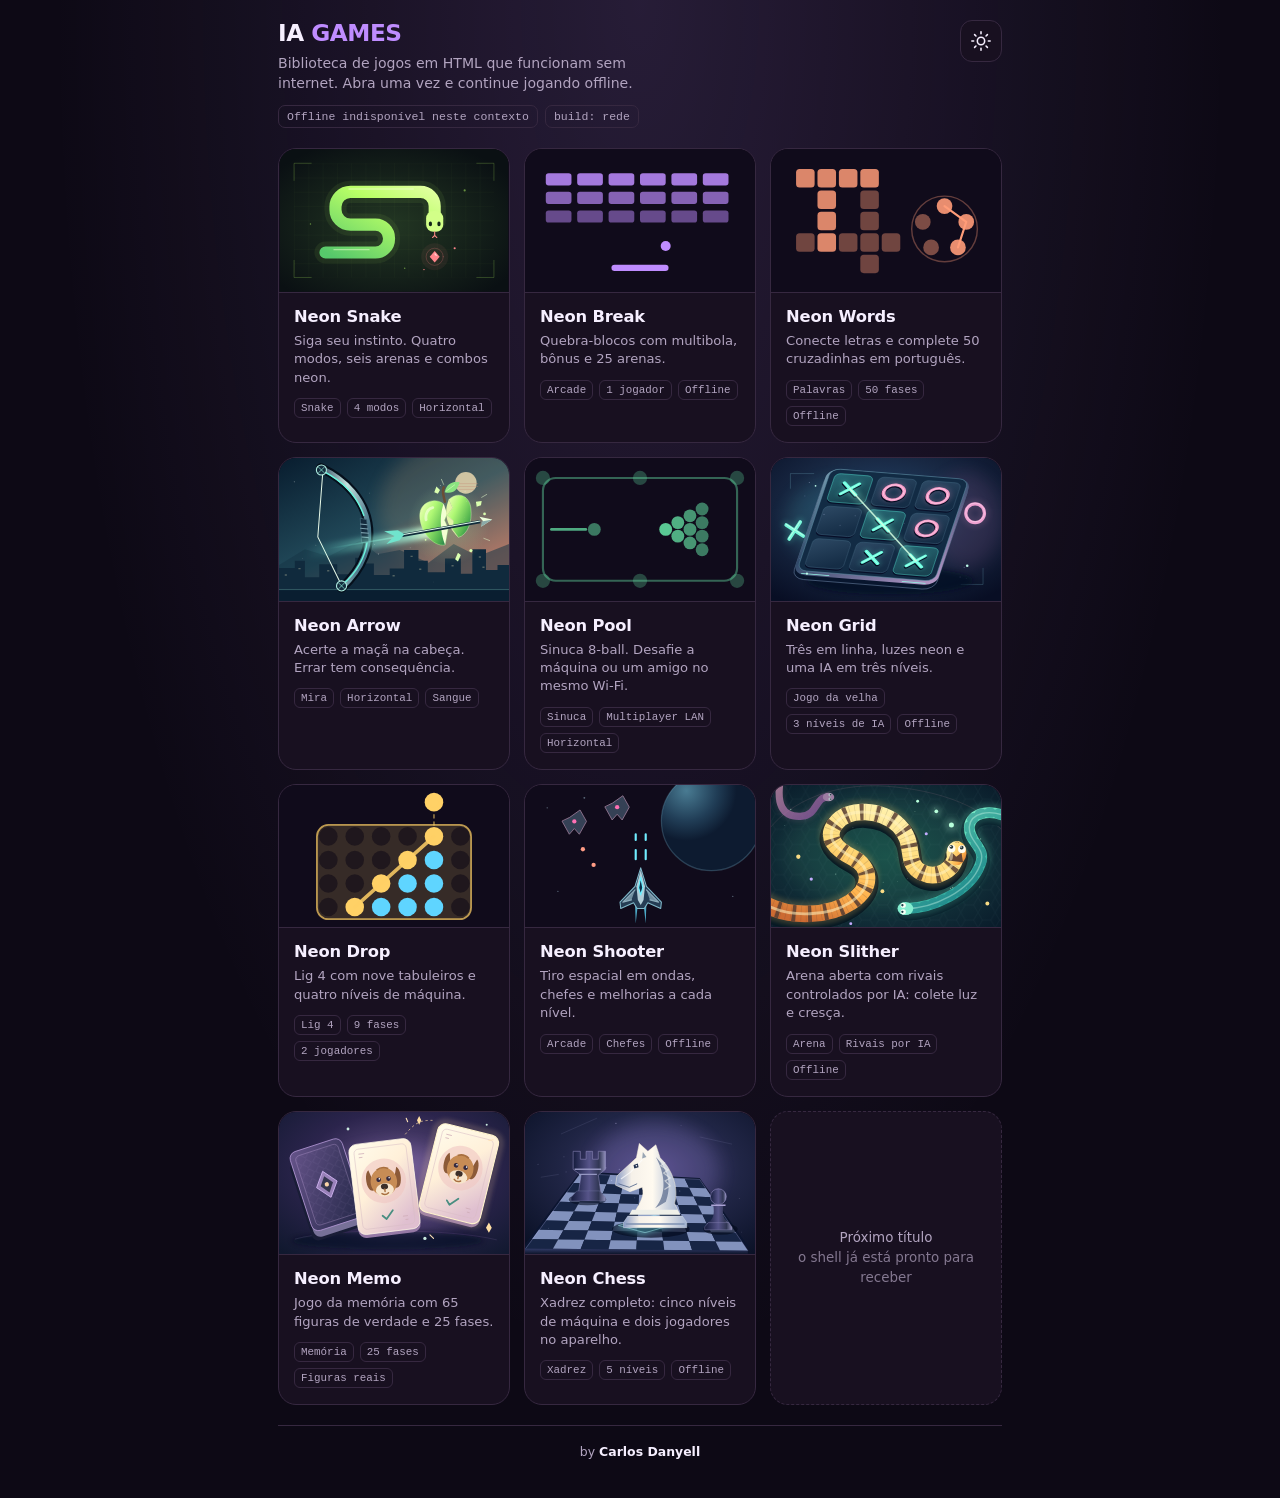
<file: index.html>
<!doctype html>
<html lang="pt-BR">
<head>
<meta charset="utf-8">
<meta name="viewport" content="width=device-width, initial-scale=1, viewport-fit=cover">
<meta name="theme-color" content="#0d0915">
<meta name="description" content="Biblioteca de jogos offline em HTML. Leves, sem instalação e feitos para o celular.">
<title>IA Games · Biblioteca offline</title>
<link rel="manifest" href="./manifest.webmanifest">
<link rel="icon" type="image/svg+xml" href="./assets/icon.svg">
<link rel="apple-touch-icon" href="./assets/icon.svg">
<link rel="stylesheet" href="./core/shell.css">
<style>
  body{min-height:100dvh}
  .library{width:min(100%,760px);margin:0 auto;padding:calc(20px + env(safe-area-inset-top)) 18px calc(28px + env(safe-area-inset-bottom));
    display:flex;flex-direction:column;gap:20px}
  .lib-head{display:flex;justify-content:space-between;align-items:flex-start;gap:12px}
  .lib-head h1{font-size:1.45rem;font-weight:850;letter-spacing:-.02em;margin:0;line-height:1.1}
  .lib-head h1 span{color:var(--accent)}
  .lib-head p{margin:7px 0 0;color:var(--muted);font-size:.88rem;line-height:1.45;max-width:44ch}
  .badge-row{display:flex;gap:7px;flex-wrap:wrap;margin-top:12px}
  .badge{font:500 .72rem ui-monospace,monospace;border:1px solid var(--line);border-radius:7px;padding:4px 8px;color:var(--muted)}
  .badge[data-on="1"]{border-color:var(--accent);color:var(--accent)}
  button.badge{background:none;cursor:pointer;font-family:ui-monospace,monospace}
  button.badge:active{border-color:var(--accent);color:var(--accent)}
  .grid{display:grid;grid-template-columns:repeat(auto-fill,minmax(230px,1fr));gap:14px}
  .card{display:flex;flex-direction:column;border:1px solid var(--line);border-radius:18px;background:var(--surface);
    overflow:hidden;transition:transform .12s,border-color .12s}
  .card:active{transform:scale(.985)}
  .card:hover{border-color:var(--accent)}
  .card[aria-disabled="true"]{opacity:.55;pointer-events:none}
  .cover{aspect-ratio:16/10;background:var(--arena);border-bottom:1px solid var(--line);position:relative;overflow:hidden}
  .cover svg{width:100%;height:100%;stroke:none}
  .cover img{display:block;width:100%;height:100%;object-fit:cover}
  .card-body{padding:14px 15px 16px}
  .card-body h2{margin:0;font-size:1.02rem;font-weight:750;letter-spacing:-.01em}
  .card-body p{margin:6px 0 0;font-size:.82rem;line-height:1.4;color:var(--muted)}
  .tags{display:flex;gap:6px;flex-wrap:wrap;margin-top:11px}
  .tag{font:500 .68rem ui-monospace,monospace;border:1px solid var(--line);border-radius:6px;padding:3px 6px;color:var(--muted)}
  .soon{border-style:dashed;display:grid;place-items:center;min-height:190px;color:var(--muted);
    text-align:center;padding:22px;font-size:.84rem;line-height:1.5}
  .lib-foot{color:var(--muted);font-size:.78rem;line-height:1.55;border-top:1px solid var(--line);
    padding-top:16px;text-align:center}
  .lib-foot strong{color:var(--text);font-weight:650}
</style>
</head>
<body>
<main class="library">
  <header class="lib-head">
    <div>
      <h1>IA <span>GAMES</span></h1>
      <p>Biblioteca de jogos em HTML que funcionam sem internet. Abra uma vez e continue jogando offline.</p>
      <div class="badge-row">
        <span class="badge" id="offlineBadge">Verificando cache…</span>
        <span class="badge" id="installBadge" hidden>Instalável na tela inicial</span>
        <button class="badge" id="buildBadge" type="button" title="Toque para buscar a versão mais nova">build …</button>
      </div>
    </div>
    <button class="icon-button" id="themeButton" aria-label="Alternar tema" title="Alternar tema">
      <svg viewBox="0 0 24 24" id="themeIcon"></svg>
    </button>
  </header>

  <section class="grid" id="grid" aria-label="Jogos disponíveis"></section>

  <footer class="lib-foot">
    by <strong>Carlos Danyell</strong>
  </footer>
</main>

<script type="module">
  import { GAMES } from './core/registry.js';
  import { createStore } from './core/storage.js';
  import { createTheme } from './core/theme.js';

  const store = createStore('app');
  const SUN = '<circle cx="12" cy="12" r="4"/><path d="M12 2v2m0 16v2M2 12h2m16 0h2M5 5l1.5 1.5m11 11L19 19M5 19l1.5-1.5m11-11L19 5"/>';
  const MOON = '<path d="M20 15a9 9 0 0 1-11-11 9 9 0 1 0 11 11z"/>';
  const icon = document.getElementById('themeIcon');
  const theme = createTheme(store, { onChange: (t, mode) => { icon.innerHTML = mode === 'dark' ? SUN : MOON; } });
  document.getElementById('themeButton').addEventListener('click', () => theme.toggleMode());

  const covers = {
    snake: `<svg viewBox="0 0 320 200" aria-hidden="true">
      <defs>
        <radialGradient id="snakeAura" cx="48%" cy="54%" r="63%">
          <stop stop-color="#233723"/><stop offset="1" stop-color="#0a1013"/>
        </radialGradient>
        <linearGradient id="snakeBody" x1="0" y1="1" x2="1" y2="0">
          <stop stop-color="#56c86b"/><stop offset=".65" stop-color="#b9ff66"/><stop offset="1" stop-color="#dfff9d"/>
        </linearGradient>
        <pattern id="snakeGrid" width="20" height="20" patternUnits="userSpaceOnUse">
          <path d="M20 0H0V20" fill="none" stroke="#b9ff66" stroke-width=".5" opacity=".1"/>
        </pattern>
      </defs>
      <rect width="320" height="200" fill="url(#snakeAura)"/>
      <rect x="20" y="20" width="280" height="160" rx="10" fill="url(#snakeGrid)"/>
      <path d="M20 44V20h24M276 20h24v24M300 156v24h-24M44 180H20v-24" fill="none" stroke="#b9ff66" stroke-width="1" opacity=".3"/>
      <path d="M64 145h70a19 19 0 0 0 19-19v-1a19 19 0 0 0-19-19H99a21 21 0 0 1-21-21v-4a21 21 0 0 1 21-21h98a20 20 0 0 1 20 20v20" fill="none" stroke="#b9ff66" stroke-width="31" stroke-linejoin="round" stroke-linecap="round" opacity=".07"/>
      <path d="M64 145h70a19 19 0 0 0 19-19v-1a19 19 0 0 0-19-19H99a21 21 0 0 1-21-21v-4a21 21 0 0 1 21-21h98a20 20 0 0 1 20 20v20" fill="none" stroke="url(#snakeBody)" stroke-width="17" stroke-linejoin="round" stroke-linecap="round"/>
      <path d="M76 141h49M97 56h90" fill="none" stroke="#f0ffd6" stroke-width="2" stroke-linecap="round" opacity=".48"/>
      <rect x="205" y="87" width="24" height="29" rx="10" fill="#d2ff88"/>
      <g fill="#122418"><ellipse cx="211" cy="105" rx="2.3" ry="3.4"/><ellipse cx="223" cy="105" rx="2.3" ry="3.4"/></g>
      <path d="M217 116v6m0-1-3 3m3-3 3 3" fill="none" stroke="#ff8c87" stroke-width="1.5" stroke-linecap="round"/>
      <circle cx="217" cy="151" r="19" fill="#ff7e86" opacity=".07"/>
      <circle cx="217" cy="151" r="12" fill="none" stroke="#ff7e86" stroke-width=".8" opacity=".4"/>
      <path d="m217 143 7 8-7 8-7-8z" fill="#ff858b"/>
      <path d="m217 145 4 5-4-1z" fill="#ffd2d4"/>
      <g fill="#b9ff66" opacity=".5"><circle cx="259" cy="58" r="1.5"/><circle cx="43" cy="105" r="1"/><circle cx="175" cy="167" r="1"/></g>
      <g fill="#ff858b"><circle cx="245" cy="139" r="1.5"/><circle cx="202" cy="169" r="1"/></g>
    </svg>`,
    neon: `<svg viewBox="0 0 320 200" aria-hidden="true">
      <rect width="320" height="200" fill="none"/>
      ${[0,1,2].map(r => [0,1,2,3,4,5].map(c =>
        `<rect x="${28 + c*44}" y="${34 + r*26}" width="36" height="17" rx="4"
           fill="currentColor" opacity="${0.85 - r*0.18}"/>`).join('')).join('')}
      <circle cx="196" cy="136" r="7" fill="currentColor"/>
      <rect x="120" y="162" width="80" height="9" rx="4.5" fill="currentColor"/>
    </svg>`
    ,
    words: `<svg viewBox="0 0 320 200" aria-hidden="true">
      ${[[0,0],[1,0],[2,0],[3,0],[1,1],[1,2],[0,3],[1,3],[2,3],[3,3],[4,3],[3,1],[3,2],[3,4]]
        .map(([c,r]) => `<rect x="${34 + c*30}" y="${28 + r*30}" width="26" height="26" rx="5"
             fill="currentColor" opacity="${r === 0 || c === 1 ? 0.85 : 0.4}"/>`).join('')}
      <circle cx="242" cy="112" r="46" fill="none" stroke="currentColor" stroke-width="2" opacity=".35"/>
      ${[0,1,2,3,4].map(i => {
        const a = i * Math.PI * 2 / 5 - Math.PI / 2;
        return `<circle cx="${242 + Math.cos(a)*32}" cy="${112 + Math.sin(a)*32}" r="11" fill="currentColor" opacity="${i < 3 ? 0.9 : 0.45}"/>`;
      }).join('')}
      <path d="M${242 + Math.cos(-Math.PI/2)*32} ${112 + Math.sin(-Math.PI/2)*32}
               L${242 + Math.cos(Math.PI*2/5 - Math.PI/2)*32} ${112 + Math.sin(Math.PI*2/5 - Math.PI/2)*32}
               L${242 + Math.cos(Math.PI*4/5 - Math.PI/2)*32} ${112 + Math.sin(Math.PI*4/5 - Math.PI/2)*32}"
            fill="none" stroke="currentColor" stroke-width="3" stroke-linecap="round" stroke-linejoin="round"/>
    </svg>`,
    drop: `<svg viewBox="0 0 320 200" aria-hidden="true">
      <!-- peça caindo na coluna escolhida -->
      <circle cx="216" cy="24" r="13" fill="currentColor"/>
      <circle cx="216" cy="24" r="7" fill="#0000" stroke="currentColor" stroke-width="2" opacity=".5"/>
      <line x1="216" y1="42" x2="216" y2="58" stroke="currentColor" stroke-width="2.5"
        stroke-dasharray="4 6" stroke-linecap="round" opacity=".5"/>
      <!-- quadro com furos -->
      <rect x="52" y="56" width="216" height="132" rx="16" fill="currentColor" opacity=".16"/>
      <rect x="52" y="56" width="216" height="132" rx="16" fill="none" stroke="currentColor"
        stroke-width="2.5" opacity=".7"/>
      ${[0,1,2,3].map(row => [0,1,2,3,4,5].map(col => {
        const x = 68 + col * 37, y = 72 + row * 33;
        // A diagonal 3-1 / 2-2 / 1-3 / 0-4 é a linha vencedora desenhada abaixo.
        const peca = { '3-1': 1, '2-2': 1, '1-3': 1, '0-4': 1,
                       '3-2': 2, '3-3': 2, '3-4': 2, '2-3': 2, '2-4': 2, '1-4': 2 }[row + '-' + col];
        if (peca === 1) return `<circle cx="${x}" cy="${y}" r="13" fill="currentColor"/>`;
        if (peca === 2) return `<circle cx="${x}" cy="${y}" r="13" fill="#5fd5ff"/>`;
        return `<circle cx="${x}" cy="${y}" r="13" fill="#0d0915" opacity=".55"/>`;
      }).join('')).join('')}
      <!-- linha vencedora na diagonal -->
      <line x1="105" y1="171" x2="216" y2="72" stroke="currentColor" stroke-width="5"
        stroke-linecap="round" opacity=".85"/>
    </svg>`,
    grid: `<img src="./assets/covers/neon-grid.svg" width="640" height="400" alt="" loading="lazy" decoding="async">`,
    arrow: `<img src="./assets/covers/neon-arrow.svg" width="640" height="400" alt="" loading="lazy" decoding="async">`,
    pool: `<svg viewBox="0 0 320 200" aria-hidden="true">
      <rect x="24" y="28" width="272" height="144" rx="18" fill="none" stroke="currentColor" stroke-width="3" opacity=".45"/>
      ${[[24,28],[160,28],[296,28],[24,172],[160,172],[296,172]]
        .map(([x,y]) => `<circle cx="${x}" cy="${y}" r="10" fill="currentColor" opacity=".3"/>`).join('')}
      ${[0,1,2,3].map(row => [...Array(row+1)].map((_, i) =>
        `<circle cx="${196 + row*17}" cy="${100 + (i - row/2)*19}" r="9" fill="currentColor"
           opacity="${0.95 - row*0.13}"/>`).join('')).join('')}
      <circle cx="96" cy="100" r="9" fill="currentColor" opacity=".55"/>
      <line x1="36" y1="100" x2="84" y2="100" stroke="currentColor" stroke-width="4"
        stroke-linecap="round" opacity=".8"/>
    </svg>`,
    shooter: `<svg viewBox="0 0 320 200" aria-hidden="true">
      <defs><radialGradient id="sh-cover-planet" cx="25%" cy="20%"><stop stop-color="#497b92"/><stop offset=".6" stop-color="#213e57"/><stop offset="1" stop-color="#0d1b30"/></radialGradient></defs>
      <circle cx="260" cy="50" r="70" fill="url(#sh-cover-planet)" stroke="#80cbe8" stroke-opacity=".25"/>
      <g fill="#aacadc" opacity=".5"><circle cx="30" cy="32" r="1"/><circle cx="82" cy="18" r="1.3"/><circle cx="45" cy="149" r="1"/><circle cx="290" cy="156" r="1"/></g>
      <g stroke="#977995" stroke-width="1.2" fill="#354155">
        <path d="m62 45 14-10 9 16-10 18-7-8-7 8-10-18z"/><path d="m122 25 14-10 9 16-10 18-7-8-7 8-10-18z"/>
      </g>
      <g fill="#ff70b4"><circle cx="68" cy="51" r="3"/><circle cx="128" cy="31" r="3"/></g>
      <g fill="#ff9c85"><circle cx="80" cy="90" r="3"/><circle cx="95" cy="112" r="3"/></g>
      <g stroke="#70edff" stroke-width="3" stroke-linecap="round"><path d="M154 104V91M168 104V91M154 77V69M168 77V69"/></g>
      <g transform="translate(161 151)">
        <path d="M-8 14-7 43-4 16M8 14 7 43 4 16" fill="#61deff" opacity=".75"/>
        <path d="M0-35 8-9 29 13 28 22 10 14 5 22H-5L-10 14-28 22-29 13-8-9Z" fill="#253d54" stroke="#81b9ca" stroke-width="1.5"/>
        <path d="M-8-4-25 13-13 10M8-4 25 13 13 10" fill="#718fa0" stroke="#8dadbc"/>
        <path d="M0-32 6-9 4 10 0 17-4 10-6-9Z" fill="#b1cdd7"/>
        <path d="M0-22 3-7 0 3-3-7Z" fill="#0b314c" stroke="#6df0ff"/>
      </g>
    </svg>`,
    slither: `<img src="./assets/covers/neon-slither.svg" width="640" height="400" alt="" loading="lazy" decoding="async">`,
    memo: `<img src="./assets/covers/neon-memo.svg" width="640" height="400" alt="" loading="lazy" decoding="async">`,
    chess: `<img src="./assets/covers/neon-chess.svg" width="640" height="400" alt="" loading="lazy" decoding="async">`
  };

  const grid = document.getElementById('grid');
  grid.innerHTML = GAMES.map(g => `
    <a class="card" href="./play.html?game=${encodeURIComponent(g.id)}"${g.status !== 'ready' ? ' aria-disabled="true"' : ''}>
      <div class="cover" style="color:${g.accent}">${covers[g.art] || ''}</div>
      <div class="card-body">
        <h2>${g.title}</h2>
        <p>${g.tagline}</p>
        <div class="tags">${g.tags.map(t => `<span class="tag">${t}</span>`).join('')}</div>
      </div>
    </a>`).join('') +
    `<div class="card soon"><div>Próximo título<br><span style="opacity:.7">o shell já está pronto para receber</span></div></div>`;

  const offlineBadge = document.getElementById('offlineBadge');
  const buildBadge = document.getElementById('buildBadge');

  // Pergunta ao service worker ativo qual build está servindo os arquivos.
  function showBuild() {
    const sw = navigator.serviceWorker && navigator.serviceWorker.controller;
    if (!sw) { buildBadge.textContent = 'build: rede'; return; }
    const channel = new MessageChannel();
    channel.port1.onmessage = e => {
      const v = e.data && e.data.version;
      if (v) buildBadge.textContent = 'build ' + String(v).replace('ia-games-', '');
    };
    sw.postMessage({ type: 'VERSION' }, [channel.port2]);
  }

  // Um build novo instala mas fica em "waiting" enquanto o worker antigo ainda
  // está ocupado atendendo a página — e o navegador não tenta de novo sozinho.
  // Daí a insistência: pede SKIP_WAITING a cada 1,5s até a troca acontecer.
  function promote(reg) {
    let tries = 0;
    const tick = () => {
      if (tries++ > 16) return;
      if (reg.waiting) {
        reg.waiting.postMessage({ type: 'SKIP_WAITING' });
        // Só o SKIP_WAITING não basta: o navegador só reavalia a troca em certos
        // momentos, e uma checagem de update é um deles.
        reg.update().catch(() => {});
      }
      // Segue observando enquanto houver build novo instalando ou esperando:
      // o updatefound pode ter acontecido antes desta página existir.
      if (reg.waiting || reg.installing) setTimeout(tick, 1500);
    };
    tick();
  }

  function nudge(reg) {
    promote(reg);
    reg.addEventListener('updatefound', () => {
      promote(reg);
      const sw = reg.installing;
      if (sw) sw.addEventListener('statechange', () => {
        if (sw.state === 'activated') ready();
      });
    });
  }

  function ready() {
    offlineBadge.textContent = 'Disponível offline';
    offlineBadge.dataset.on = '1';
    showBuild();
  }

  if ('serviceWorker' in navigator) {
    const hadController = !!navigator.serviceWorker.controller;
    let reloading = false;
    // Se o usuário já está saindo da página (tocou num jogo) ou o app está em
    // segundo plano, o reload seria só atrapalhar: a próxima navegação já pega
    // os arquivos novos.
    let leaving = false;
    document.addEventListener('click', e => {
      if (e.target.closest && e.target.closest('a')) leaving = true;
    }, true);
    window.addEventListener('pagehide', () => { leaving = true; });
    navigator.serviceWorker.addEventListener('controllerchange', () => {
      if (!hadController || reloading || leaving || document.visibilityState !== 'visible') {
        showBuild();
        return;
      }
      reloading = true;
      location.reload();
    });

    navigator.serviceWorker.register('./sw.js', { updateViaCache: 'none' })
      .then(reg => {
        if (navigator.serviceWorker.controller) ready();
        nudge(reg);

        // Procura build novo ao abrir e sempre que o app volta ao primeiro plano
        // (no PWA instalado não há navegação para disparar a checagem sozinha).
        let lastCheck = 0;
        const check = () => {
          const now = Date.now();
          if (now - lastCheck < 30000) return;
          lastCheck = now;
          reg.update().catch(() => {});
        };
        check();
        document.addEventListener('visibilitychange', () => {
          if (document.visibilityState === 'visible') check();
        });
        buildBadge.addEventListener('click', () => {
          buildBadge.textContent = 'buscando…';
          lastCheck = 0;
          reg.update()
            .then(() => new Promise(r => setTimeout(r, 900)))
            .then(() => location.reload())
            .catch(() => location.reload());
        });
      })
      .catch(() => {
        offlineBadge.textContent = 'Offline indisponível neste contexto';
        buildBadge.textContent = 'build: rede';
      });
  } else {
    offlineBadge.textContent = 'Navegador sem suporte a offline';
    buildBadge.hidden = true;
  }
  window.addEventListener('beforeinstallprompt', () => {
    document.getElementById('installBadge').hidden = false;
  });
</script>
</body>
</html>
</file>
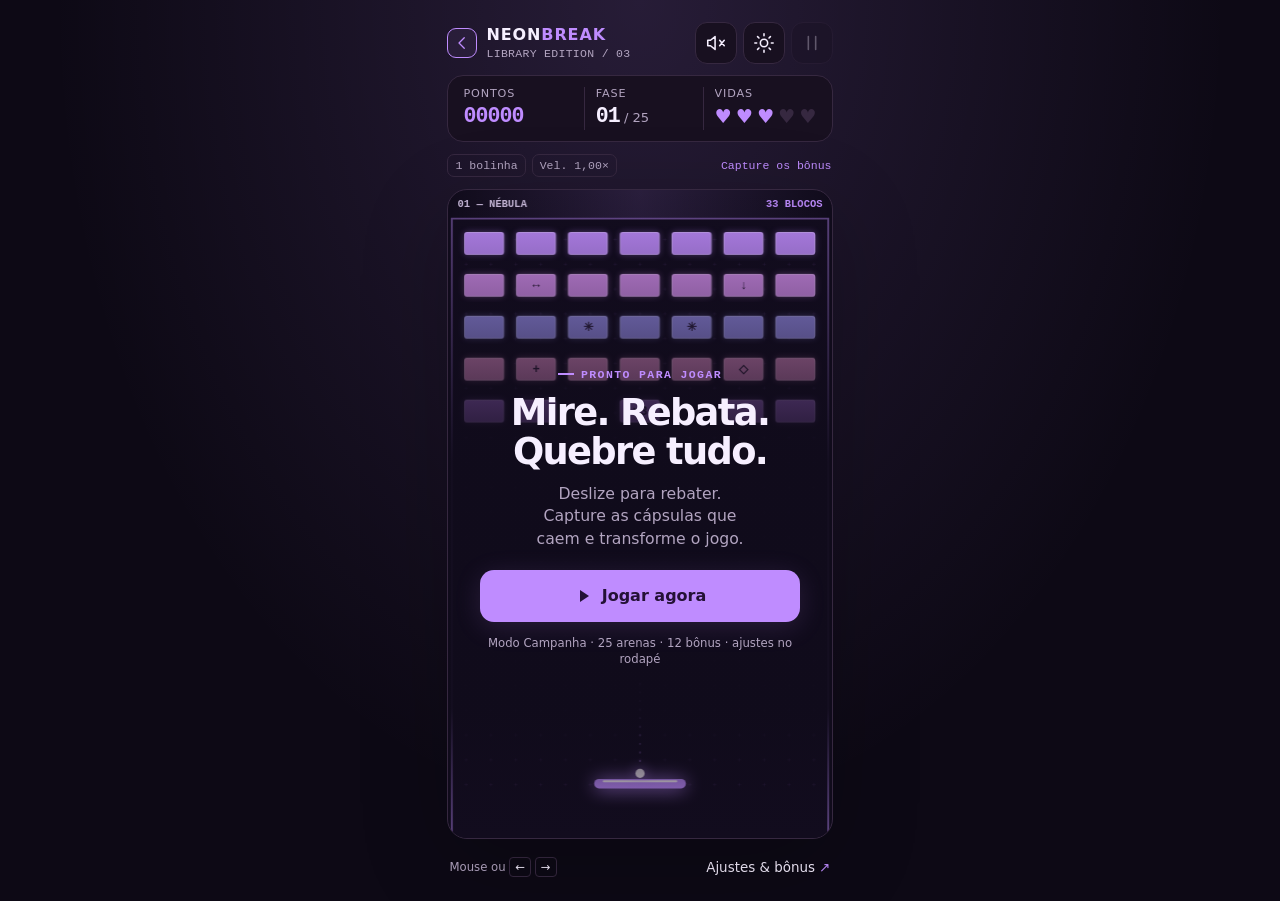
<file: play.html>
<!doctype html>
<html lang="pt-BR">
<head>
<meta charset="utf-8">
<meta name="viewport" content="width=device-width, initial-scale=1, viewport-fit=cover">
<meta name="theme-color" content="#0d0915">
<meta name="description" content="Jogo da biblioteca IA Games. Funciona offline.">
<title>IA Games</title>
<link rel="manifest" href="./manifest.webmanifest">
<link rel="icon" type="image/svg+xml" href="./assets/icon.svg">
<link rel="apple-touch-icon" href="./assets/icon.svg">
<link rel="stylesheet" href="./core/shell.css">
</head>
<body>
<div id="root"></div>
<script type="module">
  import { boot } from './core/shell.js';
  const id = new URLSearchParams(location.search).get('game') || 'neon-break';
  boot(id, document.getElementById('root')).catch(err => {
    console.error(err);
    document.getElementById('root').innerHTML =
      '<main class="app"><h1>Não foi possível carregar o jogo</h1><p><a href="./index.html">Voltar</a></p></main>';
  });
  if ('serviceWorker' in navigator) {
    // updateViaCache: 'none' garante que a checagem de build novo nunca leia o
    // sw.js do HTTP cache. Aqui não há reload automático: trocar a página no
    // meio de uma partida perderia o progresso — o menu cuida disso.
    window.addEventListener('load', () => {
      navigator.serviceWorker.register('./sw.js', { updateViaCache: 'none' })
        .then(reg => {
          // Empurra o build novo para "activated" (senão ele fica em espera
          // enquanto o app continuar aberto); a página em si não recarrega.
          let tries = 0;
          const promote = () => {
            if (tries++ > 20) return;
            if (reg.waiting) reg.waiting.postMessage({ type: 'SKIP_WAITING' });
            if (reg.waiting || reg.installing) setTimeout(promote, 1200);
          };
          promote();
          reg.addEventListener('updatefound', promote);
          return reg.update().catch(() => {});
        })
        .catch(() => {});
    });
  }
</script>
</body>
</html>
</file>
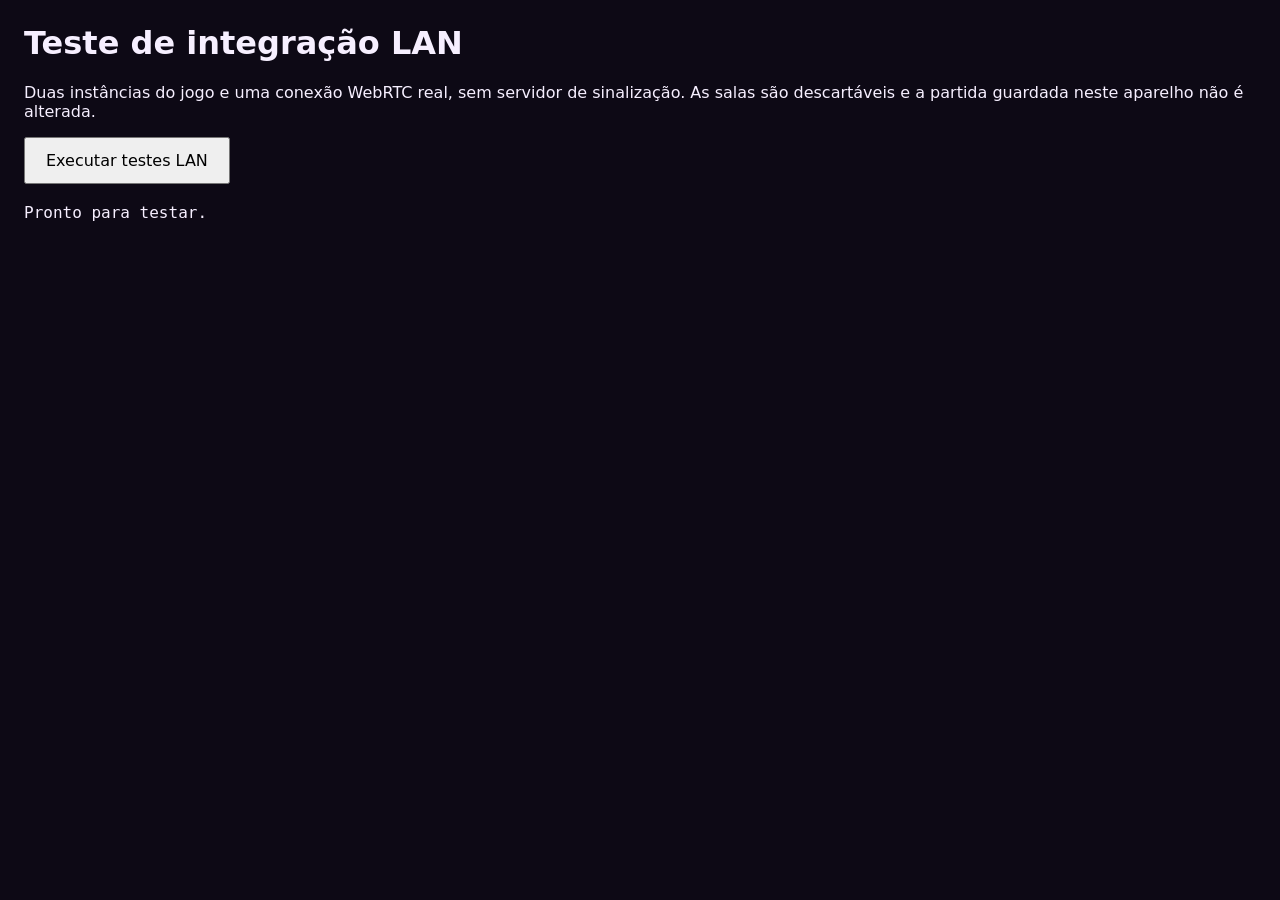
<file: tests/chess-lan-browser.html>
<!doctype html>
<html lang="pt-BR">
<meta charset="utf-8">
<meta name="viewport" content="width=device-width, initial-scale=1">
<title>Neon Chess · testes WebRTC</title>
<style>
  body{background:#0d0915;color:#f6efff;font:16px system-ui;margin:24px}
  button{padding:12px 20px;font:inherit}pre{white-space:pre-wrap;line-height:1.6}
  iframe{display:inline-block;width:420px;height:760px;border:1px solid #9aa8ff;margin:16px 8px 0 0}
</style>
<h1>Teste de integração LAN</h1>
<p>Duas instâncias do jogo e uma conexão WebRTC real, sem servidor de sinalização.
  As salas são descartáveis e a partida guardada neste aparelho não é alterada.</p>
<button id="run">Executar testes LAN</button>
<pre id="results" role="status">Pronto para testar.</pre>
<div id="players"></div>
<script type="module" src="./chess-lan-browser.js"></script>
</html>
</file>
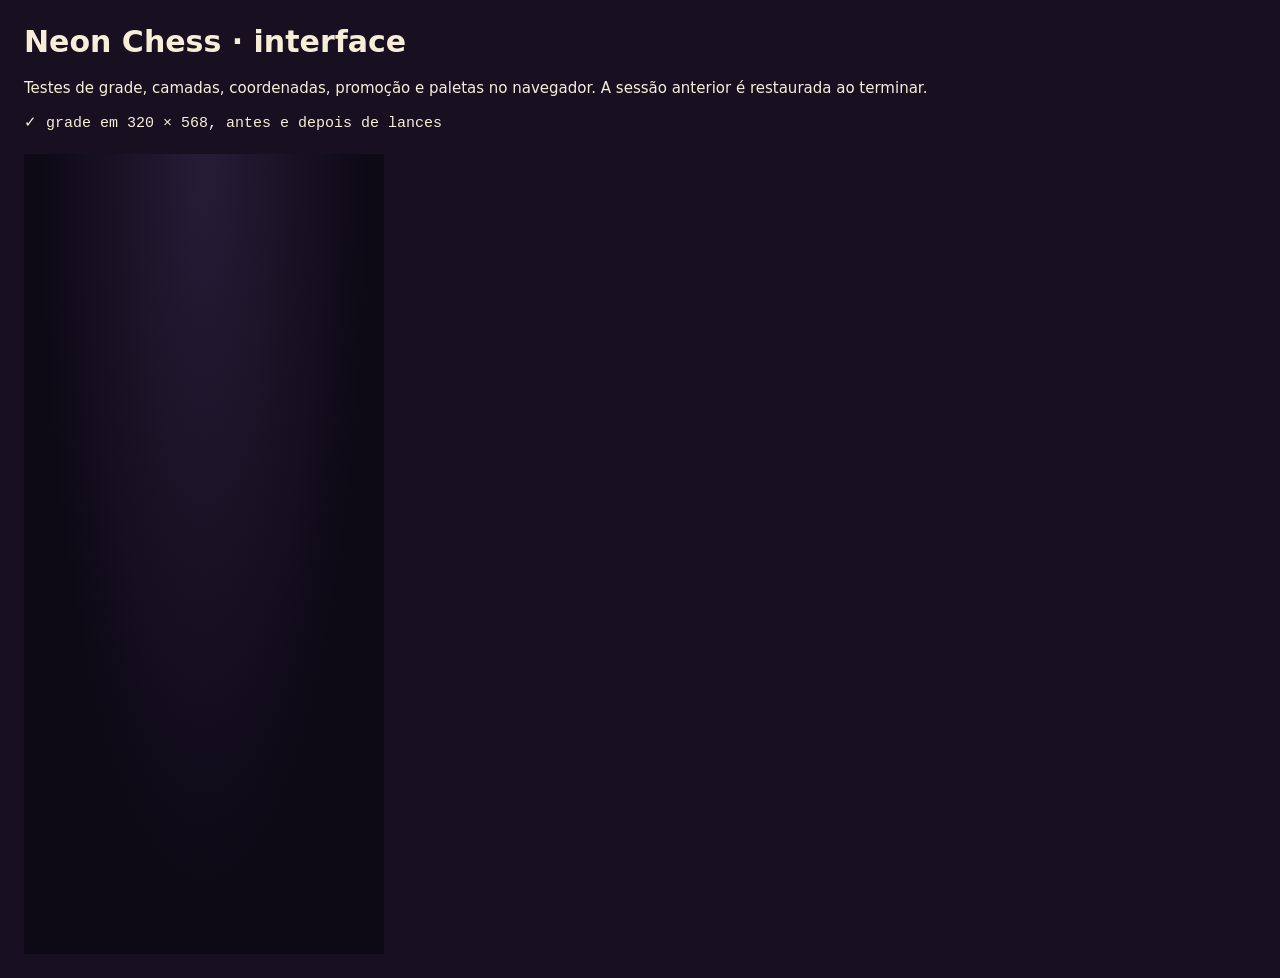
<file: tests/chess-ui-browser.html>
<!doctype html>
<html lang="pt-BR">
<meta charset="utf-8">
<meta name="viewport" content="width=device-width, initial-scale=1">
<title>Neon Chess · regressão visual</title>
<style>
  body{font:15px system-ui;background:#181020;color:#f7eeda;margin:24px}
  iframe{display:block;border:0;margin-top:18px;background:#100b1b}
  pre{white-space:pre-wrap;line-height:1.6}
</style>
<h1>Neon Chess · interface</h1>
<p>Testes de grade, camadas, coordenadas, promoção e paletas no navegador. A sessão anterior é restaurada ao terminar.</p>
<pre id="results" role="status">Executando…</pre>
<div id="fixture"></div>
<script type="module" src="./chess-ui-browser.js"></script>
</html>
</file>
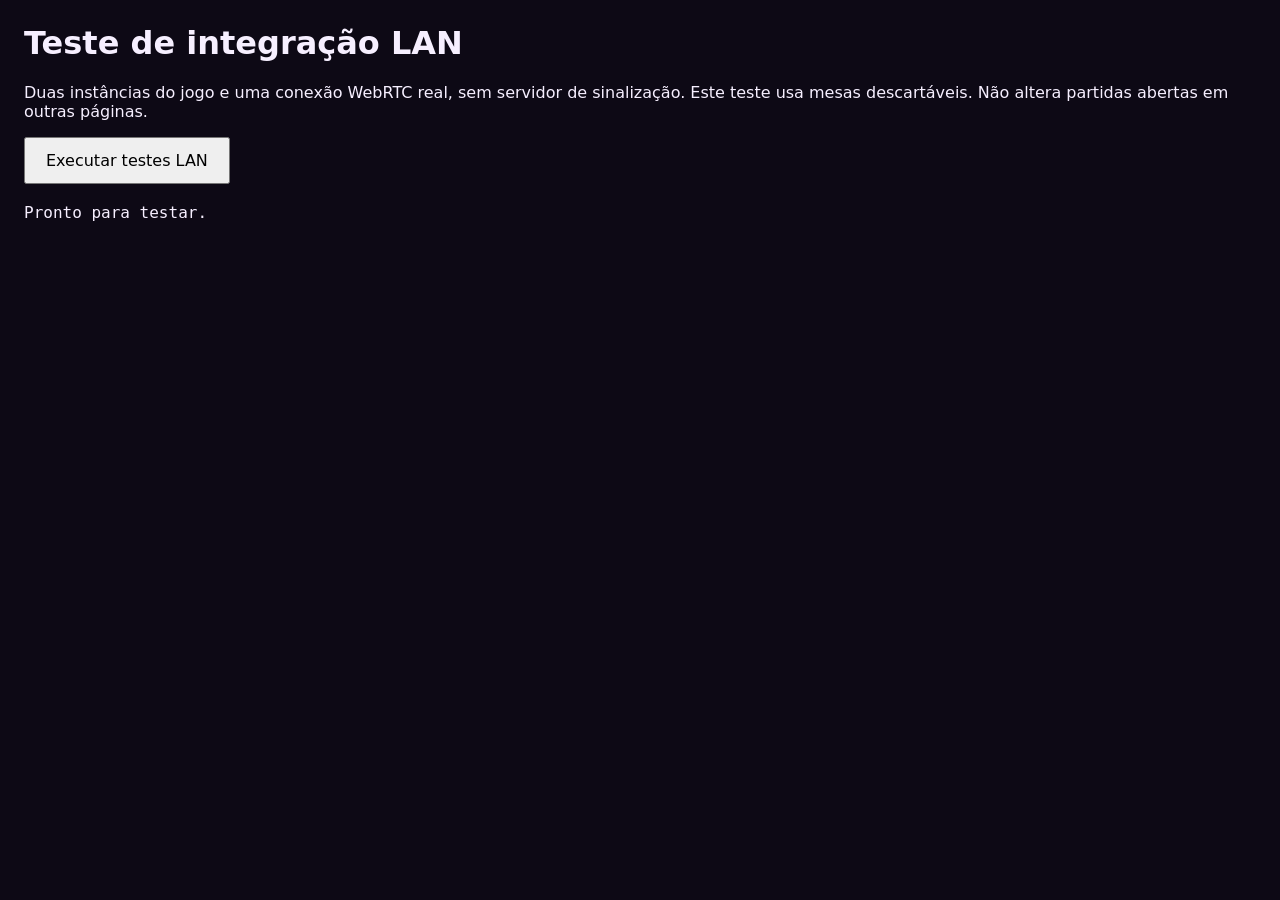
<file: tests/lan-browser.html>
<!doctype html>
<html lang="pt-BR">
<meta charset="utf-8">
<meta name="viewport" content="width=device-width, initial-scale=1">
<title>Neon Pool · testes WebRTC</title>
<style>
  body{background:#0d0915;color:#f6efff;font:16px system-ui;margin:24px}
  button{padding:12px 20px;font:inherit}pre{white-space:pre-wrap;line-height:1.6}
  iframe{display:block;width:1000px;height:540px;border:1px solid #5fd39b;margin:16px 0}
</style>
<h1>Teste de integração LAN</h1>
<p>Duas instâncias do jogo e uma conexão WebRTC real, sem servidor de sinalização.
  Este teste usa mesas descartáveis. Não altera partidas abertas em outras páginas.</p>
<button id="run">Executar testes LAN</button>
<pre id="results" role="status">Pronto para testar.</pre>
<div id="players"></div>
<script type="module" src="./lan-browser.js"></script>
</html>
</file>
<file: core/shell.css>
:root{
  color-scheme:dark;
  --bg:#0d0915;--surface:#181020;--arena:#100b1b;--line:#362840;--muted:#b2a4c0;
  --text:#f6efff;--accent:#bf8cff;--button:#bd85ff;--button-text:#210e35;--warn:#ff8a8a;
  --glow:#bf8cff25;--wash:#bf8cff0e;--overlay:#100b1bf2;
}
:root[data-theme="light"]{
  color-scheme:light;
  --bg:#f4f1fa;--surface:#fff;--arena:#fdfbff;--line:#d5cbdc;--muted:#625470;
  --text:#271c34;--overlay:#fdfbfff2;
}
*{box-sizing:border-box;-webkit-tap-highlight-color:transparent}
html{height:100%;background:var(--bg)}
body{margin:0;min-height:100%;font-family:system-ui,-apple-system,BlinkMacSystemFont,"Segoe UI",sans-serif;
  background:radial-gradient(ellipse at 50% 0,var(--glow),transparent 65%),var(--bg);
  color:var(--text);overscroll-behavior:none}
button{font:inherit;cursor:pointer;color:inherit;touch-action:manipulation}
button:focus-visible,input:focus-visible,a:focus-visible{outline:3px solid var(--accent);outline-offset:4px}
button:disabled{opacity:.3;cursor:default}
a{color:inherit;text-decoration:none}
svg{display:block;width:22px;height:22px;fill:none;stroke:currentColor;stroke-width:1.7;stroke-linecap:round;stroke-linejoin:round}

.app{width:min(100%,510px);height:100vh;height:100dvh;min-height:430px;max-height:1000px;margin:auto;
  padding:calc(14px + env(safe-area-inset-top)) 18px calc(8px + env(safe-area-inset-bottom));
  display:flex;flex-direction:column;gap:11px}

.topbar{display:flex;justify-content:space-between;align-items:center;gap:8px;flex-shrink:0}
.brand{display:flex;align-items:center;gap:9px;min-width:0}
.mark{width:30px;height:30px;border:1px solid var(--accent);border-radius:9px;display:grid;place-items:center;
  background:var(--wash);color:var(--accent);flex-shrink:0}
.mark svg{width:18px;height:18px}
.brand h1{font-size:1rem;line-height:1.1;font-weight:850;letter-spacing:.055em;margin:0;white-space:nowrap}
.brand h1 span{color:var(--accent)}
.edition{font:500 .72rem ui-monospace,monospace;color:var(--muted);letter-spacing:.025em;margin-top:4px}
.tools{display:flex;gap:6px}
.icon-button{display:grid;place-items:center;width:42px;height:42px;background:var(--surface);
  border:1px solid var(--line);border-radius:12px}
.icon-button:active{background:var(--wash);transform:scale(.96)}

.scorebar{display:grid;background:var(--surface);border:1px solid var(--line);border-radius:16px;padding:11px 4px;flex-shrink:0}
.stat{padding:0 11px;min-width:0}
.stat+.stat{border-left:1px solid var(--line)}
.stat .label{font-size:.7rem;color:var(--muted);letter-spacing:.075em;text-transform:uppercase;margin-bottom:4px;white-space:nowrap;overflow:hidden;text-overflow:ellipsis}
.stat .value{font-family:ui-monospace,SFMono-Regular,Consolas,monospace;font-size:1.35rem;line-height:1.2;
  font-weight:650;font-variant-numeric:tabular-nums;letter-spacing:-.045em}
.stat .value small{font:500 .82rem system-ui;color:var(--muted);letter-spacing:0}
.stat[data-accent="1"] .value{color:var(--accent)}
.hearts{display:flex;align-items:center;gap:4px;height:26px}
.heart{font-size:1.2rem;color:var(--accent);line-height:1}
.heart.lost{color:var(--line)}

.chipbar{display:flex;align-items:center;gap:6px;flex-shrink:0;min-height:25px;
  font:500 .72rem ui-monospace,monospace;color:var(--muted);flex-wrap:wrap}
.chip{padding:4px 7px;border:1px solid var(--line);border-radius:7px;white-space:nowrap}
.chip[data-tone="accent"]{border-color:var(--accent);color:var(--accent)}
.chip[data-tone="warn"]{border-color:var(--warn);color:var(--warn)}
.chip[data-tone="flow"]{border:0;flex:1;text-align:right;padding-right:1px;white-space:normal;color:var(--accent)}

.arena{position:relative;flex:1;min-height:0;border:1px solid var(--line);border-radius:20px;overflow:hidden;
  background:radial-gradient(ellipse at 50% 0,var(--glow),transparent 70%),var(--arena);
  isolation:isolate;touch-action:none;user-select:none;-webkit-user-select:none}
canvas{display:block;width:100%;height:100%;touch-action:none}

#toast{position:absolute;left:50%;top:50%;transform:translate(-50%,-50%);pointer-events:none;z-index:1;
  color:var(--text);background:var(--overlay);border:1px solid var(--accent);padding:9px 13px;border-radius:10px;
  font:650 .85rem ui-monospace,monospace;text-align:center;opacity:0;max-width:92%;width:max-content;transition:opacity .15s}
#toast.show{opacity:1}
#toast[data-tone="warn"]{border-color:var(--warn);color:var(--warn)}

.overlay{position:absolute;inset:0;display:flex;align-items:center;justify-content:center;padding:20px;
  background:linear-gradient(180deg,transparent 0%,var(--overlay) 42%,var(--overlay) 80%,transparent 100%);
  z-index:2;overflow-y:auto}
.overlay[hidden]{display:none}
.panel{text-align:center;width:min(100%,320px);margin:auto 0}
.eyebrow{display:inline-flex;align-items:center;gap:7px;font:600 .72rem ui-monospace,monospace;text-transform:uppercase;
  letter-spacing:.12em;color:var(--accent);margin-bottom:12px}
.eyebrow:before{content:"";width:16px;height:2px;background:var(--accent)}
.panel h2{font-size:clamp(1.7rem,7vw,2.3rem);font-weight:800;line-height:1.07;letter-spacing:-.045em;margin:0 0 11px;text-wrap:balance}
.panel p{font-size:.98rem;line-height:1.45;color:var(--muted);max-width:290px;margin:0 auto 19px;text-wrap:balance}
.primary{display:flex;justify-content:center;align-items:center;gap:10px;width:100%;min-height:52px;
  border:1px solid transparent;border-radius:14px;background:var(--button);color:var(--button-text);
  font-size:1rem;font-weight:750;box-shadow:0 5px 27px var(--glow)}
.primary svg{width:18px;height:18px;fill:currentColor;stroke-width:0}
.primary:active{transform:scale(.98);filter:brightness(1.08)}
.secondary{margin-top:8px;border:0;background:transparent;color:var(--muted);font-size:.86rem;padding:8px 18px;min-height:42px}
.secondary[hidden]{display:none}
.panel-note{font-size:.73rem;color:var(--muted);margin-top:13px;line-height:1.4}

.footer{display:flex;justify-content:space-between;align-items:center;gap:7px;flex-shrink:0;
  font-size:.73rem;color:var(--muted);padding:0 2px;line-height:1.35}
.footer strong{font-weight:500;color:var(--text)}
.footer .key{border:1px solid var(--line);padding:2px 5px;border-radius:4px;font:inherit;color:var(--text)}
.link-button{color:var(--text);background:transparent;border:0;min-height:36px;padding:4px 0;font-size:.84rem}
.link-button span{color:var(--accent)}

dialog{width:min(93vw,470px);max-height:88vh;max-height:88dvh;border:1px solid var(--line);background:var(--surface);
  color:var(--text);border-radius:20px;padding:0;box-shadow:0 24px 90px #0006;overscroll-behavior:contain}
dialog::backdrop{background:#090613bb;backdrop-filter:blur(6px)}
.dialog-head{display:flex;justify-content:space-between;align-items:center;padding:16px 18px;background:var(--surface);
  position:sticky;top:0;border-bottom:1px solid var(--line);z-index:1}
.dialog-head h2{font-size:1.1rem;letter-spacing:-.025em;margin:0}
.dialog-body{padding:18px}
.dialog-body fieldset{border:0;padding:0;margin:0 0 18px}
.dialog-body legend,.guide-title{font-size:.86rem;font-weight:650;margin:0 0 9px;padding:0}
/* Grade em vez de flex: com muitas opções (as cores neon), a última linha
   não estica um item solitário para a largura toda. */
.choices{display:grid;grid-template-columns:repeat(auto-fit,minmax(72px,1fr));gap:7px}
.choice{position:relative;min-width:0}
.choice input{position:absolute;opacity:0;width:100%;height:100%;margin:0}
.choice span{display:block;text-align:center;padding:10px 8px;border:1px solid var(--line);border-radius:10px;font-size:.84rem;cursor:pointer}
.choice input:checked+span{border-color:var(--accent);background:var(--wash);box-shadow:inset 0 0 0 1px var(--accent);color:var(--accent)}
.choice input:focus-visible+span{outline:3px solid var(--accent);outline-offset:3px}
.slider-row{display:flex;align-items:center;gap:11px}
.slider-row input[type=range]{flex:1;accent-color:var(--accent);height:32px}
.switch-row{display:flex;justify-content:space-between;align-items:center;gap:12px;padding:9px 0;border-bottom:1px solid var(--line)}
.switch-row:last-child{border-bottom:0}
.switch-row p{margin:3px 0 0;font-size:.76rem;color:var(--muted);line-height:1.35}
.switch-row strong{font-size:.88rem;font-weight:600}
.switch{position:relative;width:46px;height:27px;flex-shrink:0;border:1px solid var(--line);border-radius:14px;background:var(--bg)}
.switch input{position:absolute;inset:0;opacity:0;width:100%;height:100%;margin:0;cursor:pointer}
.switch i{position:absolute;top:3px;left:3px;width:19px;height:19px;border-radius:50%;background:var(--muted);transition:.15s}
.switch input:checked+i{left:21px;background:var(--accent)}
.switch input:checked~*{}
.switch:has(input:checked){border-color:var(--accent);background:var(--wash)}
.guide-grid{display:grid;grid-template-columns:1fr 1fr;gap:8px}
.guide-item{display:flex;gap:8px;border:1px solid var(--line);border-radius:11px;padding:10px 8px;align-items:flex-start}
.guide-item[data-tone="warn"]{border-color:var(--warn)}
.guide-icon{display:grid;place-items:center;min-width:28px;height:25px;border-radius:6px;
  font:700 .85rem ui-monospace,monospace;border:1px solid currentColor;color:var(--accent)}
.guide-item[data-tone="warn"] .guide-icon{color:var(--warn)}
.guide-item strong{font-size:.84rem;display:block;line-height:1.2;margin-bottom:4px}
.guide-item p{font-size:.76rem;line-height:1.33;color:var(--muted);margin:0}
.guide-intro,.guide-tip{font-size:.82rem;line-height:1.5;color:var(--muted);margin:0 0 13px}
.guide-tip{margin:14px 0 0}
/* Campos de texto e placar de confronto do diálogo. */
.name-grid{display:grid;grid-template-columns:1fr 1fr;gap:8px}
.name-field{display:flex;flex-direction:column;gap:5px;min-width:0}
.name-field span{font-size:.72rem;color:var(--muted);letter-spacing:.04em}
.name-field input{font:600 .9rem system-ui,sans-serif;color:var(--text);background:var(--bg);
  border:1px solid var(--line);border-radius:10px;padding:10px 11px;min-height:42px;width:100%}
.name-field input:focus{border-color:var(--accent);outline:none}
.versus{display:grid;grid-template-columns:1fr auto 1fr;align-items:center;gap:10px;
  border:1px solid var(--line);border-radius:12px;padding:12px 10px;margin-top:10px}
.versus span{font-size:.84rem;overflow:hidden;text-overflow:ellipsis;white-space:nowrap}
.versus span:last-child{text-align:right}
.versus b{font:700 1.4rem ui-monospace,monospace;color:var(--accent);font-variant-numeric:tabular-nums;white-space:nowrap}
.ghost-button{margin-top:9px;width:100%;min-height:40px;border:1px solid var(--line);border-radius:10px;
  background:transparent;color:var(--muted);font-size:.8rem}
.ghost-button:active{background:var(--wash)}
.level-grid{display:grid;grid-template-columns:repeat(auto-fill,minmax(54px,1fr));gap:7px}
.level-pick{position:relative;border:1px solid var(--line);border-radius:10px;background:transparent;
  color:var(--text);font:650 .82rem ui-monospace,monospace;padding:9px 2px 15px;min-height:48px}
.level-pick:disabled{opacity:.32}
.level-pick[aria-current="step"]{border-color:var(--accent);background:var(--wash);color:var(--accent)}
.level-pick i{position:absolute;left:0;right:0;bottom:4px;font-style:normal;font-size:.64rem;
  letter-spacing:.06em;color:var(--accent)}
.level-pick:disabled i{color:var(--muted)}
.records{display:grid;gap:7px}
.record{display:flex;justify-content:space-between;gap:10px;font:500 .82rem ui-monospace,monospace;
  border:1px solid var(--line);border-radius:9px;padding:9px 11px}
.record b{color:var(--accent);font-weight:650}

@media(min-width:700px){body{display:grid;place-items:center}.app{padding-top:22px;padding-bottom:14px}.arena{box-shadow:0 25px 90px #0003}}
/* Em tela estreita encolhe o título, mas nunca esconde o botão de voltar:
   num app instalado na tela inicial não existe o "voltar" do navegador. */
@media(max-width:380px){.brand h1{font-size:.86rem}.mark{width:28px;height:28px}.app{padding-left:12px;padding-right:12px}.tools{gap:4px}
  .icon-button{width:39px;height:39px}.stat{padding:0 8px}.chipbar{gap:4px}.chip{padding:4px 5px}}
@media(max-height:690px){.app{gap:7px;padding-top:calc(8px + env(safe-area-inset-top))}.scorebar{padding:7px 3px}
  .panel p{margin-bottom:14px}.panel-note{margin-top:9px}.topbar .edition{display:none}.link-button{min-height:30px}.overlay{padding:14px}}
@media(orientation:landscape) and (max-height:560px){
  /* Sem isto o `place-items:center` da regra de telas largas dimensiona a
     trilha do grid pelo conteúdo, e o `width:100%` do .app não estica.
     Jogos cujo conteúdo da arena é posicionado em absoluto colapsam. */
  body{place-items:stretch}
  .app{display:grid;grid-template-columns:min(210px,26vw) 1fr;grid-template-rows:auto auto 1fr;
    gap:9px;width:100%;max-width:none;min-height:280px;align-items:start;
    padding:calc(10px + env(safe-area-inset-top)) 14px 10px calc(14px + env(safe-area-inset-left))}
  .topbar{grid-column:1;grid-row:1;flex-direction:column;align-items:flex-start;gap:11px}
  .brand h1{font-size:.95rem}
  /* Coluna estreita: empilhar os campos lê melhor do que truncar rótulos. */
  .scorebar{grid-column:1;grid-row:2;grid-template-columns:1fr!important;padding:8px 2px}
  .stat{padding:0 9px;display:flex;align-items:baseline;justify-content:space-between;gap:8px}
  .stat+.stat{border-left:0;border-top:1px solid var(--line);margin-top:6px;padding-top:6px}
  .stat .value{font-size:1rem}.stat .label{font-size:.65rem;margin-bottom:0}
  .hearts{height:18px}.heart{font-size:.95rem}
  .chipbar{grid-column:1;grid-row:3;align-self:start;min-height:0}
  .chip[data-tone="flow"]{text-align:left;flex-basis:100%}
  .footer{grid-column:1;grid-row:3;align-self:end;flex-direction:column;align-items:flex-start;gap:5px}
  .arena{grid-column:2;grid-row:1/4;height:100%;aspect-ratio:5/6;width:auto;max-width:100%;
    justify-self:center;border-radius:14px}
  .panel h2{font-size:1.45rem;margin-bottom:6px}
  .panel p{font-size:.85rem;line-height:1.3;margin-bottom:9px}
  .eyebrow{margin-bottom:6px}.panel-note{display:none}
  .primary{min-height:42px}.secondary{margin-top:0;padding:4px;min-height:30px}.overlay{padding:12px}}
@media(prefers-reduced-motion:reduce){*,*:before,*:after{transition:none!important}}
</file>
